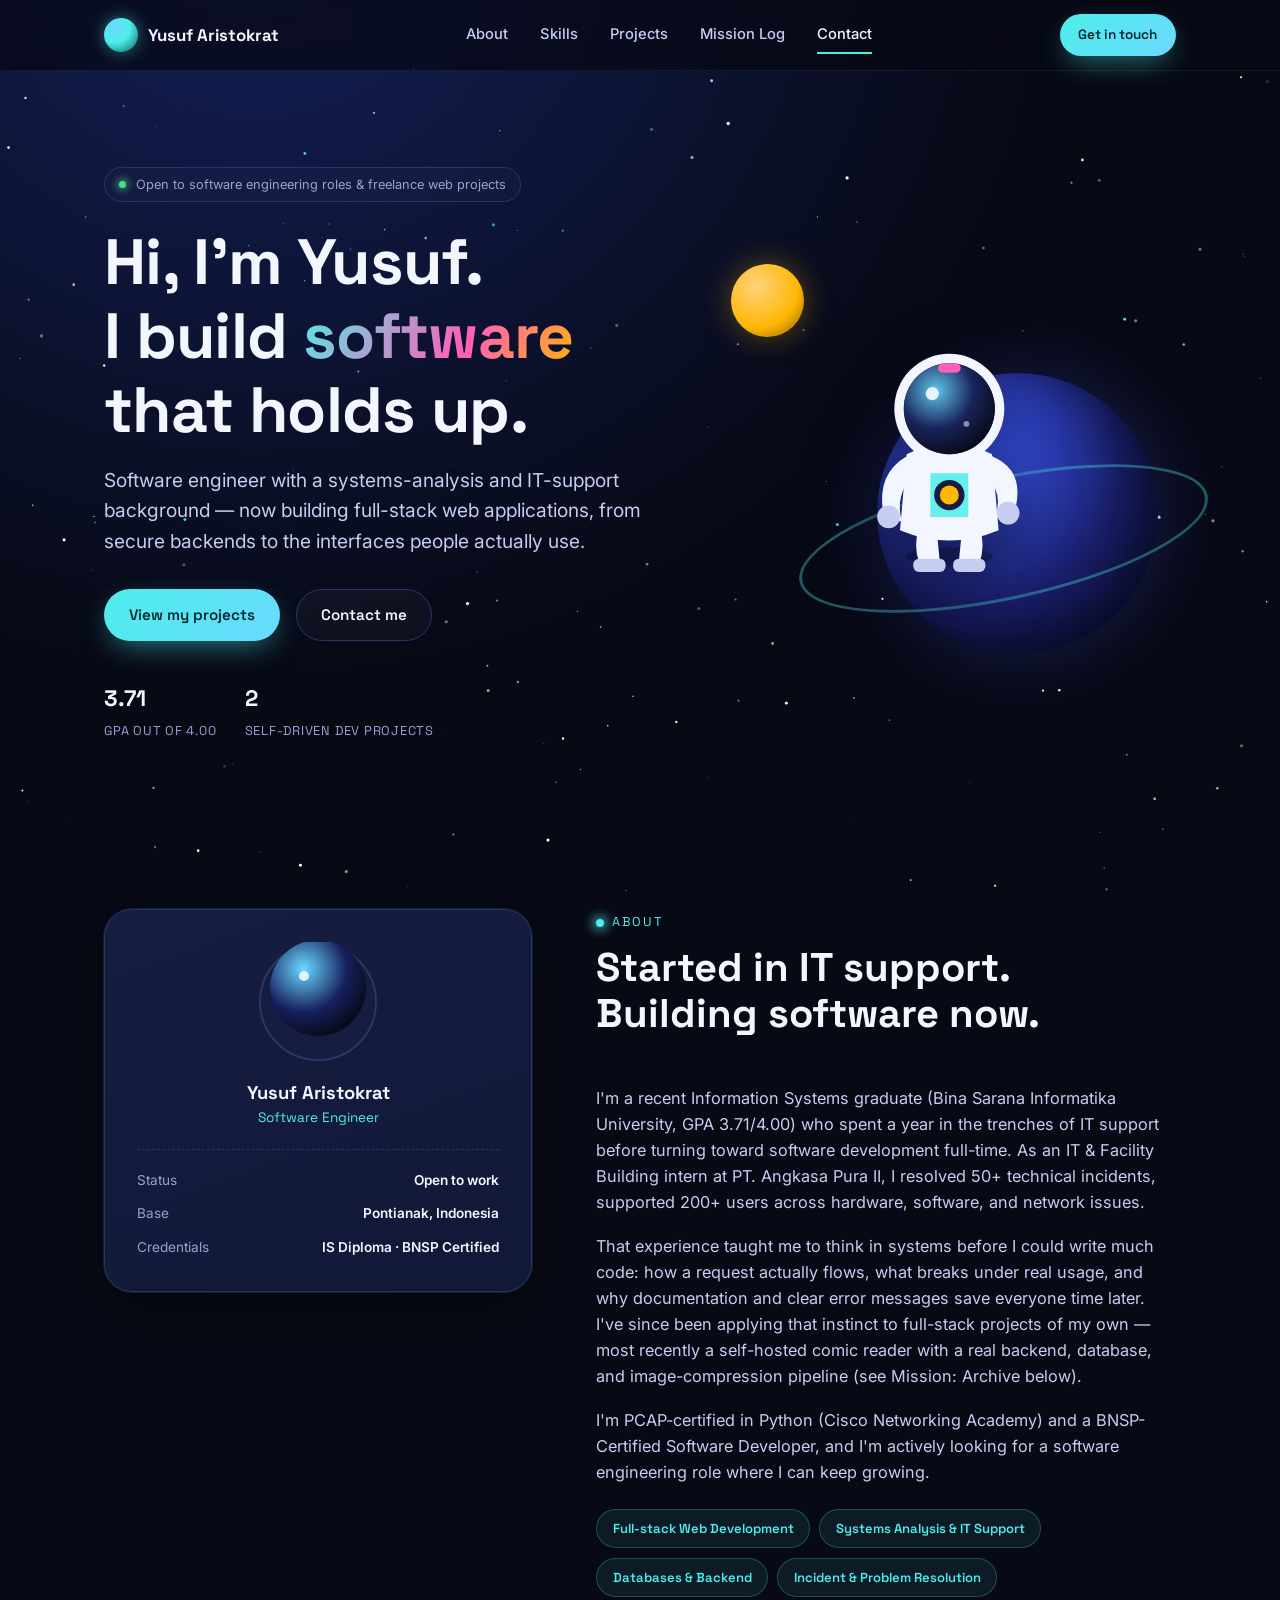
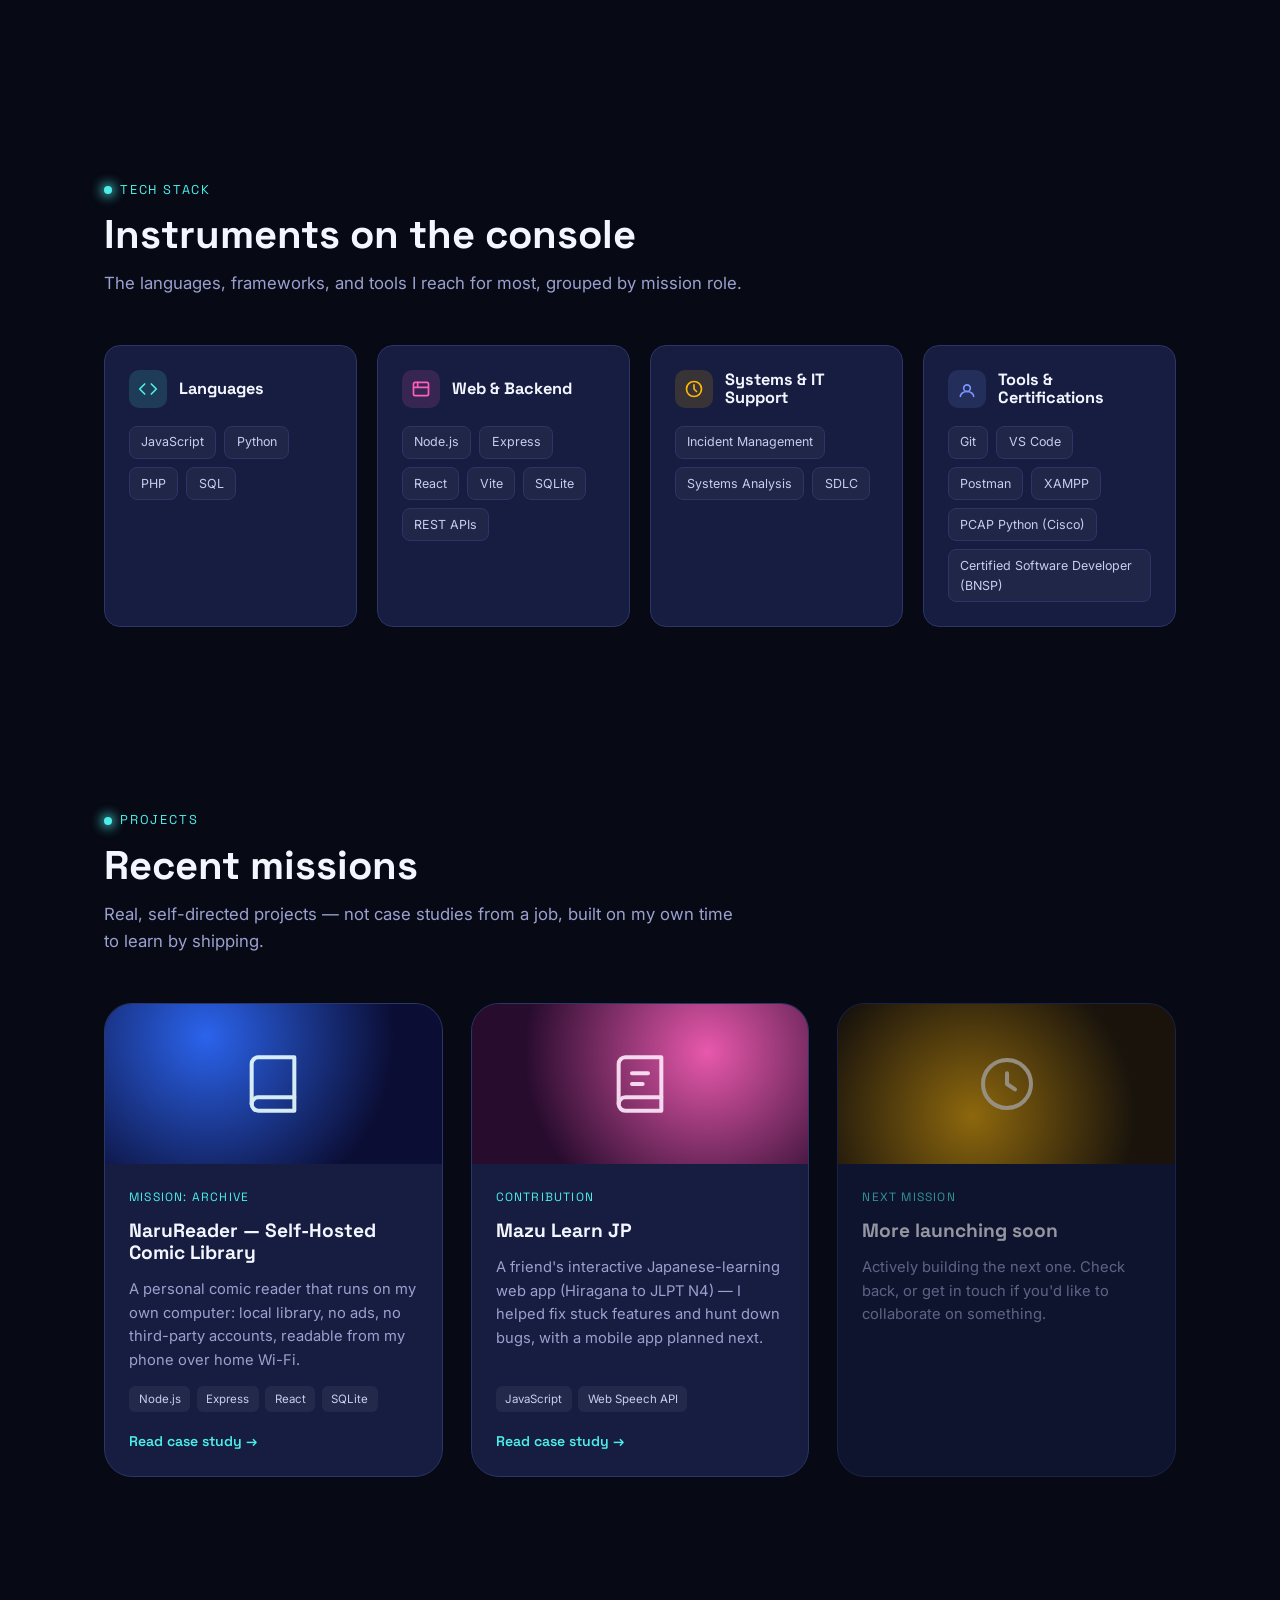
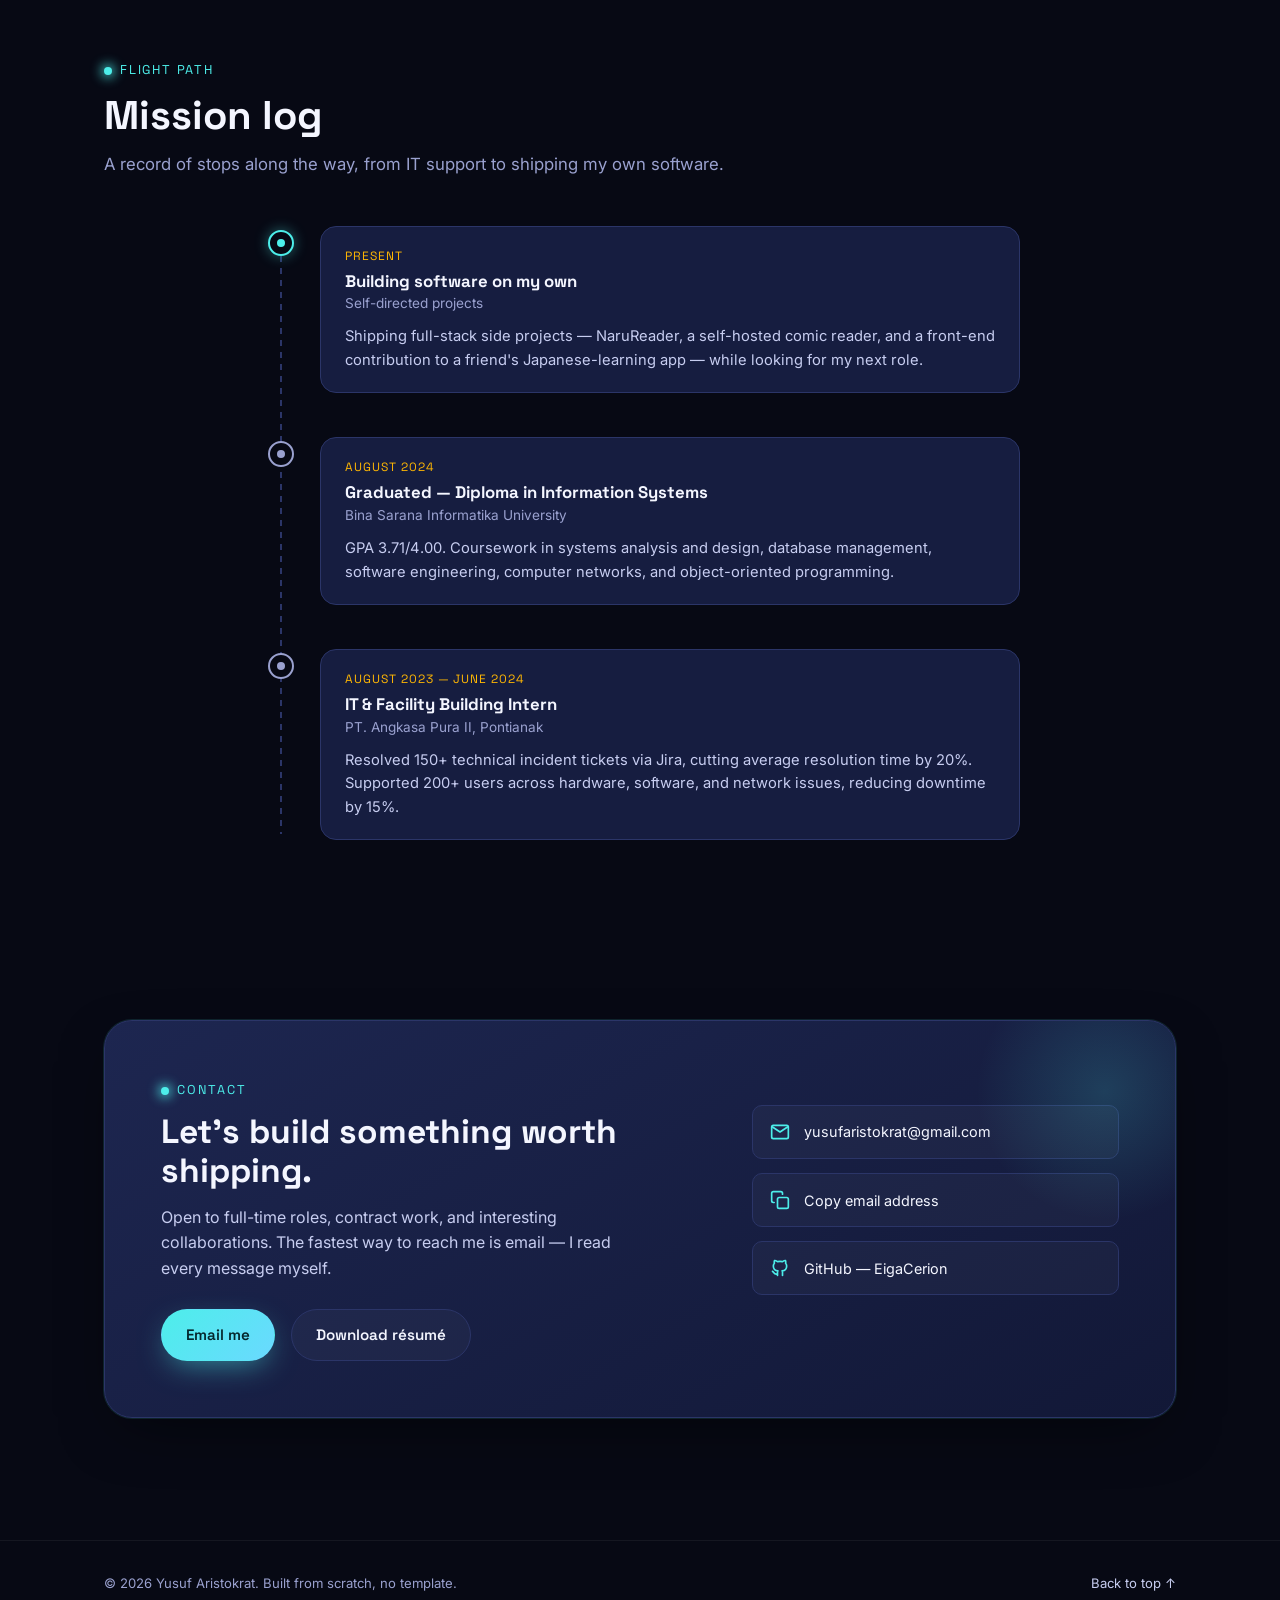
<file: index.html>
<!doctype html>
<html lang="en">
<head>
  <meta charset="utf-8" />
  <meta name="viewport" content="width=device-width, initial-scale=1" />
  <title>Yusuf Aristokrat — Software Engineer</title>
  <meta name="description" content="Yusuf Aristokrat is a software engineer with a systems-analysis and IT-support background, building full-stack web applications. Explore projects, skills, and experience." />
  <meta name="theme-color" content="#070914" />

  <link rel="icon" href="data:image/svg+xml,%3Csvg xmlns='http://www.w3.org/2000/svg' viewBox='0 0 100 100'%3E%3Ccircle cx='50' cy='50' r='46' fill='%234deeea'/%3E%3Ccircle cx='38' cy='42' r='9' fill='%2304302f'/%3E%3C/svg%3E" />

  <link rel="preconnect" href="https://fonts.googleapis.com" />
  <link rel="preconnect" href="https://fonts.gstatic.com" crossorigin />
  <link href="https://fonts.googleapis.com/css2?family=Space+Grotesk:wght@500;600;700&family=Inter:wght@400;500;600&display=swap" rel="stylesheet" />

  <link rel="stylesheet" href="assets/css/style.css" />

  <meta property="og:title" content="Yusuf Aristokrat — Software Engineer" />
  <meta property="og:description" content="Software engineer with an IT-support and systems-analysis background, building full-stack web applications." />
  <meta property="og:type" content="website" />
</head>
<body>
  <a class="skip-link" href="#main">Skip to content</a>
  <canvas id="starfield" aria-hidden="true"></canvas>

  <header class="site-nav">
    <div class="container nav-inner">
      <a class="brand" href="#top">
        <span class="brand-badge" aria-hidden="true"></span>
        Yusuf Aristokrat
      </a>

      <nav class="nav-links" aria-label="Primary">
        <a href="#about">About</a>
        <a href="#skills">Skills</a>
        <a href="#projects">Projects</a>
        <a href="#log">Mission Log</a>
        <a href="#contact">Contact</a>
      </nav>

      <div class="nav-cta">
        <a class="btn btn-primary btn-sm" href="#contact">Get in touch</a>
        <button class="nav-toggle" aria-label="Toggle menu" aria-expanded="false">
          <svg viewBox="0 0 24 24" fill="none" stroke="currentColor" stroke-width="2" stroke-linecap="round"><line x1="3" y1="6" x2="21" y2="6"/><line x1="3" y1="12" x2="21" y2="12"/><line x1="3" y1="18" x2="21" y2="18"/></svg>
        </button>
      </div>
    </div>
  </header>

  <main id="main">
    <div id="top"></div>

    <!-- ============ HERO ============ -->
    <section class="hero">
      <div class="container hero-inner">
        <div>
          <div class="hero-eyebrow"><span class="dot"></span> Open to software engineering roles &amp; freelance web projects</div>
          <h1>Hi, I'm Yusuf. <br />I build <span class="accent">software</span> that holds up.</h1>
          <p class="hero-lede">
            Software engineer with a systems-analysis and IT-support background — now
            building full-stack web applications, from secure backends to the interfaces
            people actually use.
          </p>
          <div class="hero-actions">
            <a class="btn btn-primary" href="#projects">View my projects</a>
            <a class="btn btn-ghost" href="#contact">Contact me</a>
          </div>
          <div class="hero-meta">
            <div><strong>3.71</strong><span>GPA out of 4.00</span></div>
            <div><strong>2</strong><span>Self-driven dev projects</span></div>
          </div>
        </div>

        <div class="hero-visual" aria-hidden="true">
          <div class="planet planet-main"></div>
          <div class="planet-ring"></div>
          <div class="planet planet-small"></div>

          <svg class="astronaut" viewBox="0 0 220 260" xmlns="http://www.w3.org/2000/svg">
            <ellipse cx="110" cy="238" rx="46" ry="10" fill="#000" opacity="0.25"/>
            <!-- backpack -->
            <rect x="78" y="118" width="64" height="70" rx="16" fill="#c7cdf0"/>
            <rect x="86" y="128" width="48" height="14" rx="4" fill="#4deeea"/>
            <!-- body -->
            <path d="M65 130 Q110 108 155 130 L162 210 Q110 232 58 210 Z" fill="#f4f6ff"/>
            <path d="M90 150 h40 v46 h-40 z" fill="#4deeea" opacity="0.85" rx="8"/>
            <circle cx="110" cy="173" r="16" fill="#161d40"/>
            <circle cx="110" cy="173" r="10" fill="#ffb703"/>
            <!-- arms -->
            <path d="M65 132 Q34 150 40 190 Q42 205 60 200 Q52 175 72 150 Z" fill="#f4f6ff"/>
            <path d="M155 132 Q189 146 180 186 Q176 202 158 196 Q168 172 148 150 Z" fill="#f4f6ff"/>
            <circle cx="46" cy="196" r="12" fill="#c7cdf0"/>
            <circle cx="172" cy="192" r="12" fill="#c7cdf0"/>
            <!-- legs -->
            <path d="M78 205 Q72 226 78 244 L100 244 Q98 222 96 206 Z" fill="#f4f6ff"/>
            <path d="M142 205 Q148 226 142 244 L120 244 Q122 222 124 206 Z" fill="#f4f6ff"/>
            <rect x="72" y="240" width="34" height="14" rx="6" fill="#c7cdf0"/>
            <rect x="114" y="240" width="34" height="14" rx="6" fill="#c7cdf0"/>
            <!-- helmet -->
            <circle cx="110" cy="82" r="58" fill="#f4f6ff"/>
            <circle cx="110" cy="82" r="48" fill="#0b1230"/>
            <circle cx="110" cy="82" r="48" fill="url(#visorGradient)" opacity="0.9"/>
            <circle cx="92" cy="66" r="7" fill="#ffffff" opacity="0.85"/>
            <circle cx="128" cy="98" r="3" fill="#ffffff" opacity="0.5"/>
            <rect x="98" y="34" width="24" height="10" rx="5" fill="#ff5fb8"/>
            <defs>
              <radialGradient id="visorGradient" cx="35%" cy="30%" r="75%">
                <stop offset="0%" stop-color="#6ad9ff"/>
                <stop offset="55%" stop-color="#1a2760"/>
                <stop offset="100%" stop-color="#070914"/>
              </radialGradient>
            </defs>
          </svg>
        </div>
      </div>
    </section>

    <!-- ============ ABOUT ============ -->
    <section id="about">
      <div class="container about-inner reveal">
        <div class="about-card id-badge">
          <svg class="avatar" viewBox="0 0 120 120" xmlns="http://www.w3.org/2000/svg">
            <circle cx="60" cy="60" r="58" fill="#161d40" stroke="#2b3568" stroke-width="2"/>
            <circle cx="60" cy="46" r="48" fill="url(#idVisor)"/>
            <circle cx="60" cy="46" r="58" fill="none"/>
            <circle cx="46" cy="34" r="5" fill="#fff" opacity="0.8"/>
            <defs>
              <radialGradient id="idVisor" cx="35%" cy="30%" r="75%">
                <stop offset="0%" stop-color="#6ad9ff"/>
                <stop offset="60%" stop-color="#16205e"/>
                <stop offset="100%" stop-color="#070914"/>
              </radialGradient>
            </defs>
          </svg>
          <h3>Yusuf Aristokrat</h3>
          <span class="role">Software Engineer</span>
          <div class="id-stats">
            <div><span>Status</span><span>Open to work</span></div>
            <div><span>Base</span><span>Pontianak, Indonesia</span></div>
            <div><span>Credentials</span><span>IS Diploma · BNSP Certified</span></div>
          </div>
        </div>

        <div>
          <div class="section-head">
            <span class="eyebrow">About</span>
            <h2>Started in IT support. Building software now.</h2>
          </div>
          <div class="about-copy">
            <p>
              I'm a recent Information Systems graduate (Bina Sarana Informatika University,
              GPA 3.71/4.00) who spent a year in the trenches of IT support before turning
              toward software development full-time. As an IT &amp; Facility Building intern
              at PT. Angkasa Pura II, I resolved 50+ technical incidents, supported
              200+ users across hardware, software, and network issues.
            </p>
            <p>
              That experience taught me to think in systems before I could write much code:
              how a request actually flows, what breaks under real usage, and why
              documentation and clear error messages save everyone time later. I've since
              been applying that instinct to full-stack projects of my own — most recently a
              self-hosted comic reader with a real backend, database, and image-compression
              pipeline (see Mission: Archive below).
            </p>
            <p>
              I'm PCAP-certified in Python (Cisco Networking Academy) and a BNSP-Certified
              Software Developer, and I'm actively looking for a software engineering role
              where I can keep growing.
            </p>
          </div>
          <div class="focus-chips">
            <span class="chip">Full-stack Web Development</span>
            <span class="chip">Systems Analysis &amp; IT Support</span>
            <span class="chip">Databases &amp; Backend</span>
            <span class="chip">Incident &amp; Problem Resolution</span>
          </div>
        </div>
      </div>
    </section>

    <!-- ============ SKILLS ============ -->
    <section id="skills">
      <div class="container">
        <div class="section-head reveal">
          <span class="eyebrow">Tech stack</span>
          <h2>Instruments on the console</h2>
          <p>The languages, frameworks, and tools I reach for most, grouped by mission role.</p>
        </div>

        <div class="skills-grid reveal">
          <div class="skill-card">
            <div class="skill-card-head">
              <span class="skill-icon icon-cyan">
                <svg viewBox="0 0 24 24" fill="none" stroke="currentColor" stroke-width="2" stroke-linecap="round" stroke-linejoin="round"><polyline points="8 6 2 12 8 18"/><polyline points="16 6 22 12 16 18"/></svg>
              </span>
              <h3>Languages</h3>
            </div>
            <div class="skill-tags">
              <span class="skill-tag">JavaScript</span>
              <span class="skill-tag">Python</span>
              <span class="skill-tag">PHP</span>
              <span class="skill-tag">SQL</span>
            </div>
          </div>

          <div class="skill-card">
            <div class="skill-card-head">
              <span class="skill-icon icon-magenta">
                <svg viewBox="0 0 24 24" fill="none" stroke="currentColor" stroke-width="2" stroke-linecap="round" stroke-linejoin="round"><rect x="3" y="4" width="18" height="16" rx="2"/><path d="M3 10h18M8 4v6"/></svg>
              </span>
              <h3>Web &amp; Backend</h3>
            </div>
            <div class="skill-tags">
              <span class="skill-tag">Node.js</span>
              <span class="skill-tag">Express</span>
              <span class="skill-tag">React</span>
              <span class="skill-tag">Vite</span>
              <span class="skill-tag">SQLite</span>
              <span class="skill-tag">REST APIs</span>
            </div>
          </div>

          <div class="skill-card">
            <div class="skill-card-head">
              <span class="skill-icon icon-amber">
                <svg viewBox="0 0 24 24" fill="none" stroke="currentColor" stroke-width="2" stroke-linecap="round" stroke-linejoin="round"><circle cx="12" cy="12" r="9"/><path d="M12 7v5l3 3"/></svg>
              </span>
              <h3>Systems &amp; IT Support</h3>
            </div>
            <div class="skill-tags">
              <span class="skill-tag">Incident Management</span>
              <span class="skill-tag">Systems Analysis</span>
              <span class="skill-tag">SDLC</span>
            </div>
          </div>

          <div class="skill-card">
            <div class="skill-card-head">
              <span class="skill-icon icon-blue">
                <svg viewBox="0 0 24 24" fill="none" stroke="currentColor" stroke-width="2" stroke-linecap="round" stroke-linejoin="round"><path d="M12 15a4 4 0 1 0 0-8 4 4 0 0 0 0 8Z"/><path d="M4 21c0-3.3 3.6-6 8-6s8 2.7 8 6"/></svg>
              </span>
              <h3>Tools &amp; Certifications</h3>
            </div>
            <div class="skill-tags">
              <span class="skill-tag">Git</span>
              <span class="skill-tag">VS Code</span>
              <span class="skill-tag">Postman</span>
              <span class="skill-tag">XAMPP</span>
              <span class="skill-tag">PCAP Python (Cisco)</span>
              <span class="skill-tag">Certified Software Developer (BNSP)</span>
            </div>
          </div>
        </div>
      </div>
    </section>

    <!-- ============ PROJECTS ============ -->
    <section id="projects">
      <div class="container">
        <div class="section-head reveal">
          <span class="eyebrow">Projects</span>
          <h2>Recent missions</h2>
          <p>Real, self-directed projects — not case studies from a job, built on my own time to learn by shipping.</p>
        </div>

        <div class="projects-grid reveal">
          <a class="project-card" href="projects/naruread.html">
            <div class="project-thumb thumb-relay">
              <svg viewBox="0 0 24 24" fill="none" stroke="#eaffff" stroke-width="1.5" stroke-linecap="round" stroke-linejoin="round"><path d="M4 19.5A2.5 2.5 0 0 1 6.5 17H20"/><path d="M6.5 2H20v20H6.5A2.5 2.5 0 0 1 4 19.5v-15A2.5 2.5 0 0 1 6.5 2Z"/></svg>
            </div>
            <div class="project-body">
              <span class="project-codename">Mission: Archive</span>
              <h3>NaruReader — Self-Hosted Comic Library</h3>
              <p>A personal comic reader that runs on my own computer: local library, no ads, no third-party accounts, readable from my phone over home Wi-Fi.</p>
              <div class="project-tags"><span>Node.js</span><span>Express</span><span>React</span><span>SQLite</span></div>
              <span class="project-link">Read case study →</span>
            </div>
          </a>

          <a class="project-card" href="projects/mazu-learn-jp.html">
            <div class="project-thumb thumb-beacon">
              <svg viewBox="0 0 24 24" fill="none" stroke="#ffeafc" stroke-width="1.5" stroke-linecap="round" stroke-linejoin="round"><path d="M4 19.5A2.5 2.5 0 0 1 6.5 17H20"/><path d="M6.5 2H20v20H6.5A2.5 2.5 0 0 1 4 19.5v-15A2.5 2.5 0 0 1 6.5 2Z"/><path d="M9 8h6M9 12h4"/></svg>
            </div>
            <div class="project-body">
              <span class="project-codename">Contribution</span>
              <h3>Mazu Learn JP</h3>
              <p>A friend's interactive Japanese-learning web app (Hiragana to JLPT N4) — I helped fix stuck features and hunt down bugs, with a mobile app planned next.</p>
              <div class="project-tags"><span>JavaScript</span><span>Web Speech API</span></div>
              <span class="project-link">Read case study →</span>
            </div>
          </a>

          <div class="project-card" style="opacity:0.6; cursor:default;" aria-disabled="true">
            <div class="project-thumb thumb-cartograph">
              <svg viewBox="0 0 24 24" fill="none" stroke="#fff4dd" stroke-width="1.5" stroke-linecap="round" stroke-linejoin="round"><circle cx="12" cy="12" r="9"/><path d="M12 8v4l3 2"/></svg>
            </div>
            <div class="project-body">
              <span class="project-codename">Next mission</span>
              <h3>More launching soon</h3>
              <p>Actively building the next one. Check back, or get in touch if you'd like to collaborate on something.</p>
            </div>
          </div>
        </div>
      </div>
    </section>

    <!-- ============ MISSION LOG (experience) ============ -->
    <section id="log">
      <div class="container">
        <div class="section-head reveal">
          <span class="eyebrow">Flight path</span>
          <h2>Mission log</h2>
          <p>A record of stops along the way, from IT support to shipping my own software.</p>
        </div>

        <div class="timeline reveal">
          <div class="timeline-item">
            <div class="timeline-marker"><span></span></div>
            <div class="timeline-card">
              <span class="timeline-date">Present</span>
              <h3>Building software on my own</h3>
              <span class="timeline-org">Self-directed projects</span>
              <p>Shipping full-stack side projects — NaruReader, a self-hosted comic reader, and a front-end contribution to a friend's Japanese-learning app — while looking for my next role.</p>
            </div>
          </div>

          <div class="timeline-item is-past">
            <div class="timeline-marker"><span></span></div>
            <div class="timeline-card">
              <span class="timeline-date">August 2024</span>
              <h3>Graduated — Diploma in Information Systems</h3>
              <span class="timeline-org">Bina Sarana Informatika University</span>
              <p>GPA 3.71/4.00. Coursework in systems analysis and design, database management, software engineering, computer networks, and object-oriented programming.</p>
            </div>
          </div>

          <div class="timeline-item is-past">
            <div class="timeline-marker"><span></span></div>
            <div class="timeline-card">
              <span class="timeline-date">August 2023 — June 2024</span>
              <h3>IT &amp; Facility Building Intern</h3>
              <span class="timeline-org">PT. Angkasa Pura II, Pontianak</span>
              <p>Resolved 150+ technical incident tickets via Jira, cutting average resolution time by 20%. Supported 200+ users across hardware, software, and network issues, reducing downtime by 15%.</p>
            </div>
          </div>
        </div>
      </div>
    </section>

    <!-- ============ CONTACT ============ -->
    <section id="contact">
      <div class="container">
        <div class="contact-panel reveal">
          <div class="contact-copy">
            <span class="eyebrow">Contact</span>
            <h2>Let's build something worth shipping.</h2>
            <p>
              Open to full-time roles, contract work, and interesting collaborations.
              The fastest way to reach me is email — I read every message myself.
            </p>
            <div class="contact-actions">
              <a class="btn btn-primary" href="mailto:yusufaristokrat@gmail.com">Email me</a>
              <a class="btn btn-ghost" href="assets/resume.pdf" target="_blank" rel="noopener">Download résumé</a>
            </div>
          </div>

          <div class="contact-links">
            <a class="contact-link-item" href="mailto:yusufaristokrat@gmail.com">
              <svg viewBox="0 0 24 24" fill="none" stroke="currentColor" stroke-width="2" stroke-linecap="round" stroke-linejoin="round"><rect x="2" y="4" width="20" height="16" rx="2"/><path d="m3 6 9 6 9-6"/></svg>
              yusufaristokrat@gmail.com
            </a>
            <button class="contact-link-item" type="button" data-copy-email="yusufaristokrat@gmail.com" style="cursor:pointer;text-align:left;width:100%;">
              <svg viewBox="0 0 24 24" fill="none" stroke="currentColor" stroke-width="2" stroke-linecap="round" stroke-linejoin="round"><rect x="9" y="9" width="13" height="13" rx="2"/><path d="M5 15H4a2 2 0 0 1-2-2V4a2 2 0 0 1 2-2h9a2 2 0 0 1 2 2v1"/></svg>
              Copy email address
            </button>
            <a class="contact-link-item" href="https://github.com/EigaCerion" target="_blank" rel="noopener">
              <svg viewBox="0 0 24 24" fill="none" stroke="currentColor" stroke-width="2" stroke-linecap="round" stroke-linejoin="round"><path d="M9 19c-4.3 1.4-4.3-2.5-6-3m12 5v-3.5c0-1 .1-1.4-.5-2 2.8-.3 5.5-1.4 5.5-6a4.6 4.6 0 0 0-1.3-3.2 4.2 4.2 0 0 0-.1-3.2s-1.1-.3-3.5 1.3a12.3 12.3 0 0 0-6.2 0C6.5 2.8 5.4 3.1 5.4 3.1a4.2 4.2 0 0 0-.1 3.2A4.6 4.6 0 0 0 4 9.5c0 4.6 2.7 5.7 5.5 6-.6.6-.6 1.2-.5 2V21"/></svg>
              GitHub — EigaCerion
            </a>
            <p class="copy-feedback" role="status" aria-live="polite"></p>
          </div>
        </div>
      </div>
    </section>
  </main>

  <footer class="site-footer">
    <div class="container footer-inner">
      <span>© 2026 Yusuf Aristokrat. Built from scratch, no template.</span>
      <a href="#top">Back to top ↑</a>
    </div>
  </footer>

  <script src="assets/js/main.js" defer></script>
</body>
</html>
</file>
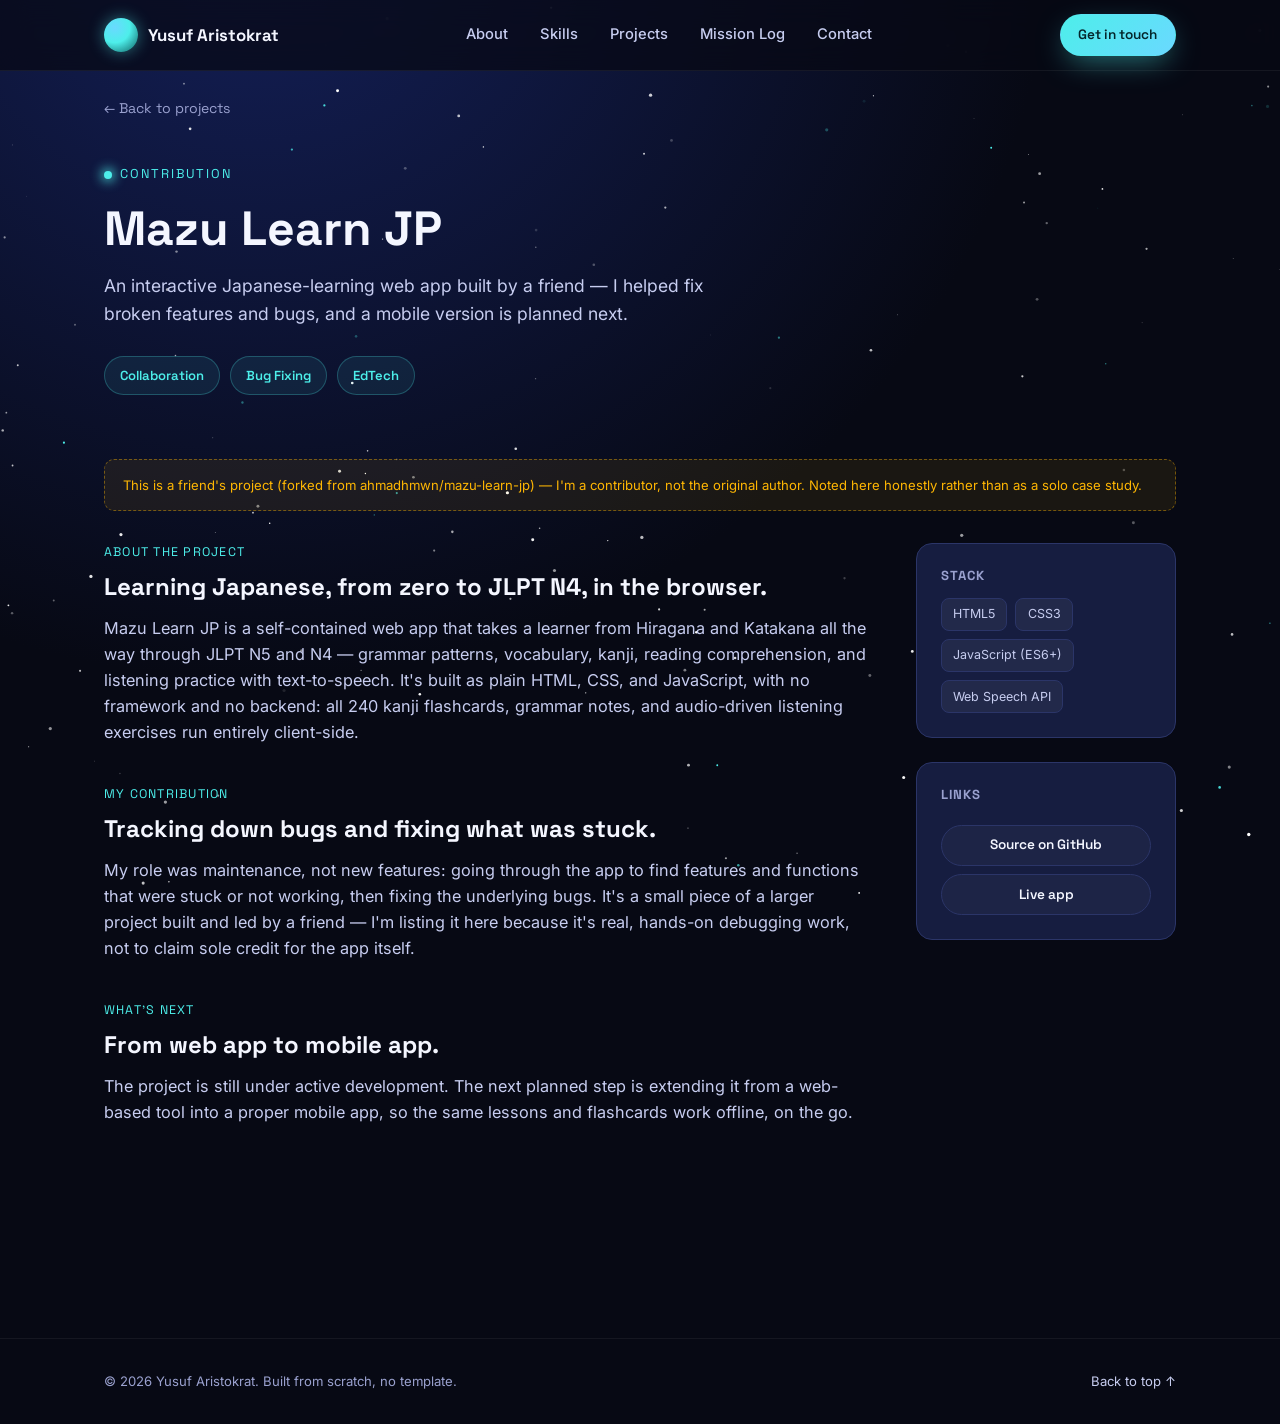
<file: projects/mazu-learn-jp.html>
<!doctype html>
<html lang="en">
<head>
  <meta charset="utf-8" />
  <meta name="viewport" content="width=device-width, initial-scale=1" />
  <title>Mazu Learn JP — Contribution | Yusuf Aristokrat</title>
  <meta name="description" content="A front-end contribution to a friend's interactive Japanese-learning web app, covering Hiragana through JLPT N4." />
  <meta name="theme-color" content="#070914" />
  <link rel="icon" href="data:image/svg+xml,%3Csvg xmlns='http://www.w3.org/2000/svg' viewBox='0 0 100 100'%3E%3Ccircle cx='50' cy='50' r='46' fill='%234deeea'/%3E%3Ccircle cx='38' cy='42' r='9' fill='%2304302f'/%3E%3C/svg%3E" />
  <link rel="preconnect" href="https://fonts.googleapis.com" />
  <link rel="preconnect" href="https://fonts.gstatic.com" crossorigin />
  <link href="https://fonts.googleapis.com/css2?family=Space+Grotesk:wght@500;600;700&family=Inter:wght@400;500;600&display=swap" rel="stylesheet" />
  <link rel="stylesheet" href="../assets/css/style.css" />
</head>
<body>
  <a class="skip-link" href="#main">Skip to content</a>
  <canvas id="starfield" aria-hidden="true"></canvas>

  <header class="site-nav">
    <div class="container nav-inner">
      <a class="brand" href="../index.html">
        <span class="brand-badge" aria-hidden="true"></span>
        Yusuf Aristokrat
      </a>
      <nav class="nav-links" aria-label="Primary">
        <a href="../index.html#about">About</a>
        <a href="../index.html#skills">Skills</a>
        <a href="../index.html#projects">Projects</a>
        <a href="../index.html#log">Mission Log</a>
        <a href="../index.html#contact">Contact</a>
      </nav>
      <div class="nav-cta">
        <a class="btn btn-primary btn-sm" href="../index.html#contact">Get in touch</a>
        <button class="nav-toggle" aria-label="Toggle menu" aria-expanded="false">
          <svg viewBox="0 0 24 24" fill="none" stroke="currentColor" stroke-width="2" stroke-linecap="round"><line x1="3" y1="6" x2="21" y2="6"/><line x1="3" y1="12" x2="21" y2="12"/><line x1="3" y1="18" x2="21" y2="18"/></svg>
        </button>
      </div>
    </div>
  </header>

  <main id="main">
    <div class="container breadcrumb-bar">
      <a href="../index.html#projects">← Back to projects</a>
    </div>

    <section class="case-hero">
      <div class="container">
        <span class="eyebrow">Contribution</span>
        <h1>Mazu Learn JP</h1>
        <p class="lede">An interactive Japanese-learning web app built by a friend — I helped fix broken features and bugs, and a mobile version is planned next.</p>
        <div class="case-meta">
          <span class="chip">Collaboration</span>
          <span class="chip">Bug Fixing</span>
          <span class="chip">EdTech</span>
        </div>
      </div>
    </section>

    <div class="container">
      <div class="placeholder-note">
        This is a friend's project (forked from ahmadhmwn/mazu-learn-jp) — I'm a contributor, not the original author. Noted here honestly rather than as a solo case study.
      </div>
    </div>

    <section style="padding-top:0;">
      <div class="container case-body">
        <div>
          <div class="case-section">
            <span class="kicker">About the project</span>
            <h2>Learning Japanese, from zero to JLPT N4, in the browser.</h2>
            <p>
              Mazu Learn JP is a self-contained web app that takes a learner from Hiragana and
              Katakana all the way through JLPT N5 and N4 — grammar patterns, vocabulary,
              kanji, reading comprehension, and listening practice with text-to-speech. It's
              built as plain HTML, CSS, and JavaScript, with no framework and no backend: all
              240 kanji flashcards, grammar notes, and audio-driven listening exercises run
              entirely client-side.
            </p>
          </div>

          <div class="case-section">
            <span class="kicker">My contribution</span>
            <h2>Tracking down bugs and fixing what was stuck.</h2>
            <p>
              My role was maintenance, not new features: going through the app to find
              features and functions that were stuck or not working, then fixing the
              underlying bugs. It's a small piece of a larger project built and led by a
              friend — I'm listing it here because it's real, hands-on debugging work, not
              to claim sole credit for the app itself.
            </p>
          </div>

          <div class="case-section">
            <span class="kicker">What's next</span>
            <h2>From web app to mobile app.</h2>
            <p>
              The project is still under active development. The next planned step is
              extending it from a web-based tool into a proper mobile app, so the same
              lessons and flashcards work offline, on the go.
            </p>
          </div>
        </div>

        <aside class="case-sidebar">
          <div class="sidebar-card">
            <h3>Stack</h3>
            <div class="stack-list">
              <span>HTML5</span>
              <span>CSS3</span>
              <span>JavaScript (ES6+)</span>
              <span>Web Speech API</span>
            </div>
          </div>
          <div class="sidebar-card">
            <h3>Links</h3>
            <a class="btn btn-ghost btn-sm" href="https://github.com/EigaCerion/mazu-learn-jp" target="_blank" rel="noopener">Source on GitHub</a>
            <a class="btn btn-ghost btn-sm" href="https://mazu-learn-jp.netlify.app/" target="_blank" rel="noopener">Live app</a>
          </div>
        </aside>
      </div>
    </section>
  </main>

  <footer class="site-footer">
    <div class="container footer-inner">
      <span>© 2026 Yusuf Aristokrat. Built from scratch, no template.</span>
      <a href="../index.html#top">Back to top ↑</a>
    </div>
  </footer>

  <script src="../assets/js/main.js" defer></script>
</body>
</html>
</file>
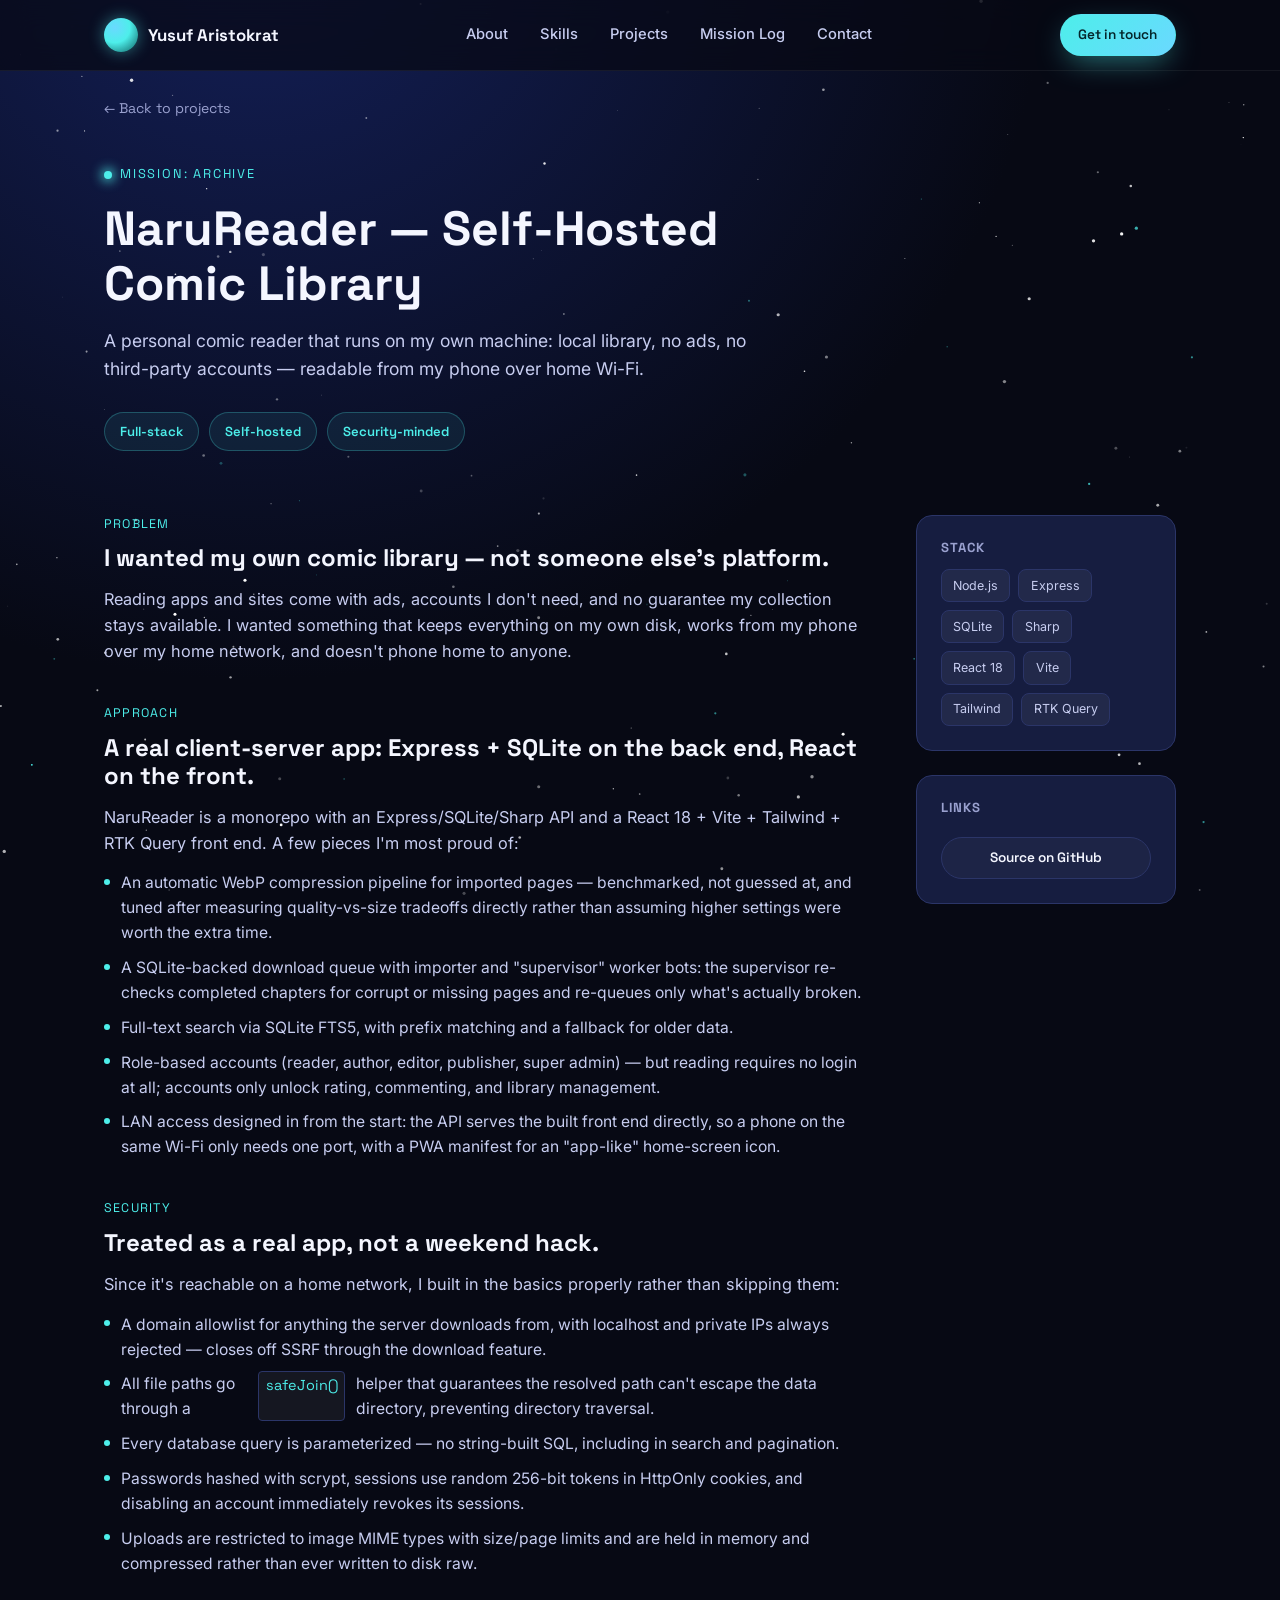
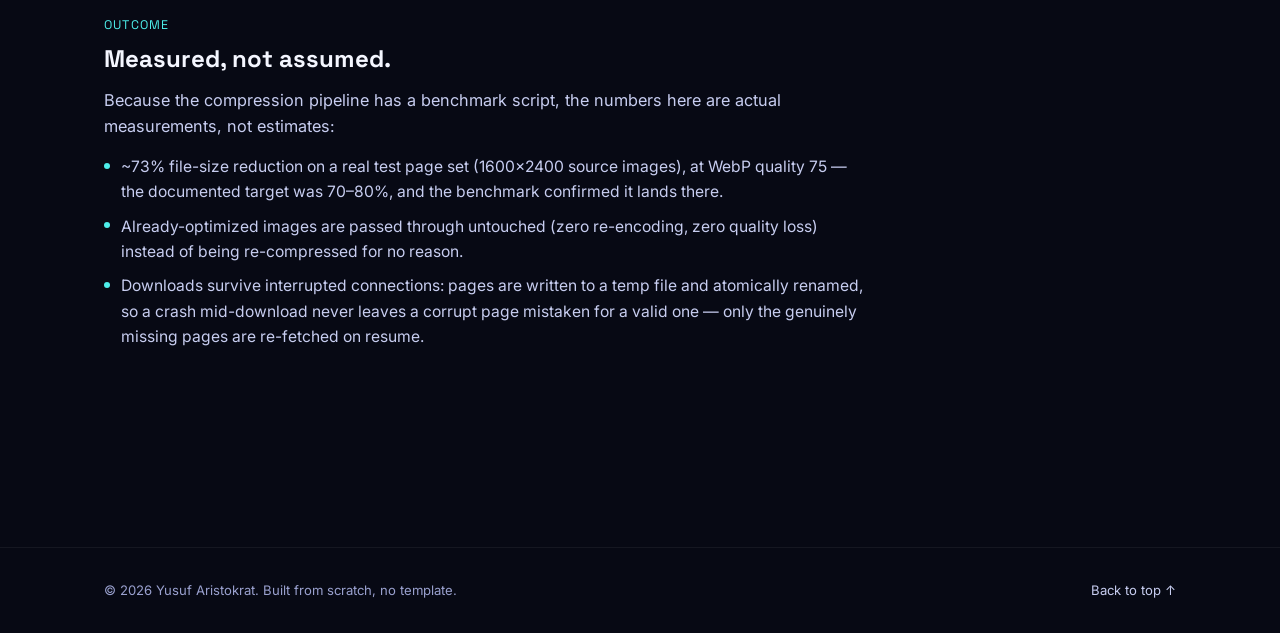
<file: projects/naruread.html>
<!doctype html>
<html lang="en">
<head>
  <meta charset="utf-8" />
  <meta name="viewport" content="width=device-width, initial-scale=1" />
  <title>NaruReader — Self-Hosted Comic Library | Yusuf Aristokrat</title>
  <meta name="description" content="Case study: NaruReader, a self-hosted personal comic reader with local storage, WebP compression, and LAN access from any device." />
  <meta name="theme-color" content="#070914" />
  <link rel="icon" href="data:image/svg+xml,%3Csvg xmlns='http://www.w3.org/2000/svg' viewBox='0 0 100 100'%3E%3Ccircle cx='50' cy='50' r='46' fill='%234deeea'/%3E%3Ccircle cx='38' cy='42' r='9' fill='%2304302f'/%3E%3C/svg%3E" />
  <link rel="preconnect" href="https://fonts.googleapis.com" />
  <link rel="preconnect" href="https://fonts.gstatic.com" crossorigin />
  <link href="https://fonts.googleapis.com/css2?family=Space+Grotesk:wght@500;600;700&family=Inter:wght@400;500;600&display=swap" rel="stylesheet" />
  <link rel="stylesheet" href="../assets/css/style.css" />
</head>
<body>
  <a class="skip-link" href="#main">Skip to content</a>
  <canvas id="starfield" aria-hidden="true"></canvas>

  <header class="site-nav">
    <div class="container nav-inner">
      <a class="brand" href="../index.html">
        <span class="brand-badge" aria-hidden="true"></span>
        Yusuf Aristokrat
      </a>
      <nav class="nav-links" aria-label="Primary">
        <a href="../index.html#about">About</a>
        <a href="../index.html#skills">Skills</a>
        <a href="../index.html#projects">Projects</a>
        <a href="../index.html#log">Mission Log</a>
        <a href="../index.html#contact">Contact</a>
      </nav>
      <div class="nav-cta">
        <a class="btn btn-primary btn-sm" href="../index.html#contact">Get in touch</a>
        <button class="nav-toggle" aria-label="Toggle menu" aria-expanded="false">
          <svg viewBox="0 0 24 24" fill="none" stroke="currentColor" stroke-width="2" stroke-linecap="round"><line x1="3" y1="6" x2="21" y2="6"/><line x1="3" y1="12" x2="21" y2="12"/><line x1="3" y1="18" x2="21" y2="18"/></svg>
        </button>
      </div>
    </div>
  </header>

  <main id="main">
    <div class="container breadcrumb-bar">
      <a href="../index.html#projects">← Back to projects</a>
    </div>

    <section class="case-hero">
      <div class="container">
        <span class="eyebrow">Mission: Archive</span>
        <h1>NaruReader — Self-Hosted Comic Library</h1>
        <p class="lede">A personal comic reader that runs on my own machine: local library, no ads, no third-party accounts — readable from my phone over home Wi-Fi.</p>
        <div class="case-meta">
          <span class="chip">Full-stack</span>
          <span class="chip">Self-hosted</span>
          <span class="chip">Security-minded</span>
        </div>
      </div>
    </section>

    <section style="padding-top:0;">
      <div class="container case-body">
        <div>
          <div class="case-section">
            <span class="kicker">Problem</span>
            <h2>I wanted my own comic library — not someone else's platform.</h2>
            <p>
              Reading apps and sites come with ads, accounts I don't need, and no guarantee
              my collection stays available. I wanted something that keeps everything on my
              own disk, works from my phone over my home network, and doesn't phone home to
              anyone.
            </p>
          </div>

          <div class="case-section">
            <span class="kicker">Approach</span>
            <h2>A real client-server app: Express + SQLite on the back end, React on the front.</h2>
            <p>
              NaruReader is a monorepo with an Express/SQLite/Sharp API and a React 18 + Vite
              + Tailwind + RTK Query front end. A few pieces I'm most proud of:
            </p>
            <ul>
              <li>An automatic WebP compression pipeline for imported pages — benchmarked, not guessed at, and tuned after measuring quality-vs-size tradeoffs directly rather than assuming higher settings were worth the extra time.</li>
              <li>A SQLite-backed download queue with importer and "supervisor" worker bots: the supervisor re-checks completed chapters for corrupt or missing pages and re-queues only what's actually broken.</li>
              <li>Full-text search via SQLite FTS5, with prefix matching and a fallback for older data.</li>
              <li>Role-based accounts (reader, author, editor, publisher, super admin) — but reading requires no login at all; accounts only unlock rating, commenting, and library management.</li>
              <li>LAN access designed in from the start: the API serves the built front end directly, so a phone on the same Wi-Fi only needs one port, with a PWA manifest for an "app-like" home-screen icon.</li>
            </ul>
          </div>

          <div class="case-section">
            <span class="kicker">Security</span>
            <h2>Treated as a real app, not a weekend hack.</h2>
            <p>Since it's reachable on a home network, I built in the basics properly rather than skipping them:</p>
            <ul>
              <li>A domain allowlist for anything the server downloads from, with localhost and private IPs always rejected — closes off SSRF through the download feature.</li>
              <li>All file paths go through a <code>safeJoin()</code> helper that guarantees the resolved path can't escape the data directory, preventing directory traversal.</li>
              <li>Every database query is parameterized — no string-built SQL, including in search and pagination.</li>
              <li>Passwords hashed with scrypt, sessions use random 256-bit tokens in HttpOnly cookies, and disabling an account immediately revokes its sessions.</li>
              <li>Uploads are restricted to image MIME types with size/page limits and are held in memory and compressed rather than ever written to disk raw.</li>
            </ul>
          </div>

          <div class="case-section">
            <span class="kicker">Outcome</span>
            <h2>Measured, not assumed.</h2>
            <p>Because the compression pipeline has a benchmark script, the numbers here are actual measurements, not estimates:</p>
            <ul>
              <li>~73% file-size reduction on a real test page set (1600×2400 source images), at WebP quality 75 — the documented target was 70–80%, and the benchmark confirmed it lands there.</li>
              <li>Already-optimized images are passed through untouched (zero re-encoding, zero quality loss) instead of being re-compressed for no reason.</li>
              <li>Downloads survive interrupted connections: pages are written to a temp file and atomically renamed, so a crash mid-download never leaves a corrupt page mistaken for a valid one — only the genuinely missing pages are re-fetched on resume.</li>
            </ul>
          </div>
        </div>

        <aside class="case-sidebar">
          <div class="sidebar-card">
            <h3>Stack</h3>
            <div class="stack-list">
              <span>Node.js</span>
              <span>Express</span>
              <span>SQLite</span>
              <span>Sharp</span>
              <span>React 18</span>
              <span>Vite</span>
              <span>Tailwind</span>
              <span>RTK Query</span>
            </div>
          </div>
          <div class="sidebar-card">
            <h3>Links</h3>
            <a class="btn btn-ghost btn-sm" href="https://github.com/EigaCerion/comic" target="_blank" rel="noopener">Source on GitHub</a>
          </div>
        </aside>
      </div>
    </section>
  </main>

  <footer class="site-footer">
    <div class="container footer-inner">
      <span>© 2026 Yusuf Aristokrat. Built from scratch, no template.</span>
      <a href="../index.html#top">Back to top ↑</a>
    </div>
  </footer>

  <script src="../assets/js/main.js" defer></script>
</body>
</html>
</file>
<file: assets/css/style.css>
/* ==========================================================================
   Yusuf Aristokrat — Portfolio
   Cartoon sci-fi / space theme. Single stylesheet, no build step required.
   ========================================================================== */

:root {
  /* Space palette */
  --bg-0: #070914;
  --bg-1: #0b0f24;
  --bg-2: #121837;
  --surface: #161d40;
  --surface-hi: #1d2650;
  --border: #2b3568;

  --text-0: #f4f6ff;
  --text-1: #c7cdf0;
  --text-2: #9aa1cf;

  --cyan: #4deeea;
  --cyan-ink: #04302f;
  --magenta: #ff5fb8;
  --amber: #ffb703;

  --focus: #7fe8ff;

  --font-display: "Space Grotesk", "Segoe UI", system-ui, sans-serif;
  --font-body: "Inter", "Segoe UI", system-ui, sans-serif;

  --radius-sm: 10px;
  --radius-md: 16px;
  --radius-lg: 28px;

  --container: 1120px;
  --shadow-glow: 0 0 0 1px rgba(77, 238, 234, 0.12), 0 20px 60px -20px rgba(0, 0, 0, 0.6);
}

/* ---- Reset ---- */
*,
*::before,
*::after {
  box-sizing: border-box;
}

html {
  scroll-behavior: smooth;
  -webkit-text-size-adjust: 100%;
}

body {
  margin: 0;
  background: var(--bg-0);
  color: var(--text-1);
  font-family: var(--font-body);
  font-size: 16px;
  line-height: 1.6;
  overflow-x: hidden;
}

img,
svg {
  display: block;
  max-width: 100%;
}

a {
  color: inherit;
}

ul {
  margin: 0;
  padding: 0;
  list-style: none;
}

h1, h2, h3, h4 {
  font-family: var(--font-display);
  color: var(--text-0);
  line-height: 1.15;
  margin: 0;
}

p {
  margin: 0;
}

button {
  font: inherit;
  color: inherit;
}

/* ---- Motion safety ---- */
@media (prefers-reduced-motion: reduce) {
  html {
    scroll-behavior: auto;
  }
  *,
  *::before,
  *::after {
    animation-duration: 0.001ms !important;
    animation-iteration-count: 1 !important;
    transition-duration: 0.001ms !important;
    scroll-behavior: auto !important;
  }
}

/* ---- Focus states (accessibility) ---- */
a:focus-visible,
button:focus-visible,
[tabindex]:focus-visible {
  outline: 3px solid var(--focus);
  outline-offset: 3px;
  border-radius: 4px;
}

/* ---- Skip link ---- */
.skip-link {
  position: absolute;
  left: 1rem;
  top: -60px;
  background: var(--cyan);
  color: var(--cyan-ink);
  font-weight: 700;
  padding: 0.75rem 1.25rem;
  border-radius: var(--radius-sm);
  z-index: 1000;
  transition: top 0.2s ease;
}

.skip-link:focus {
  top: 1rem;
}

/* ---- Starfield canvas ---- */
#starfield {
  position: fixed;
  inset: 0;
  z-index: -1;
  width: 100%;
  height: 100%;
  background: radial-gradient(ellipse at 20% -10%, #14205a 0%, var(--bg-0) 55%), var(--bg-0);
}

/* ---- Layout helpers ---- */
.container {
  width: 100%;
  max-width: var(--container);
  margin-inline: auto;
  padding-inline: 1.5rem;
}

section {
  position: relative;
  padding-block: clamp(3.5rem, 7vw, 6.5rem);
}

.section-head {
  max-width: 640px;
  margin-bottom: clamp(2rem, 4vw, 3rem);
}

.eyebrow {
  display: inline-flex;
  align-items: center;
  gap: 0.5rem;
  font-family: var(--font-display);
  font-size: 0.8rem;
  letter-spacing: 0.14em;
  text-transform: uppercase;
  color: var(--cyan);
  margin-bottom: 0.75rem;
}

.eyebrow::before {
  content: "";
  width: 8px;
  height: 8px;
  border-radius: 50%;
  background: var(--cyan);
  box-shadow: 0 0 12px 2px var(--cyan);
}

.section-head h2 {
  font-size: clamp(1.75rem, 3.2vw, 2.5rem);
  margin-bottom: 0.75rem;
}

.section-head p {
  color: var(--text-2);
  font-size: 1.05rem;
}

/* ---- Buttons ---- */
.btn {
  display: inline-flex;
  align-items: center;
  gap: 0.5rem;
  padding: 0.8rem 1.5rem;
  border-radius: 999px;
  font-family: var(--font-display);
  font-weight: 600;
  font-size: 0.95rem;
  text-decoration: none;
  border: 1px solid transparent;
  cursor: pointer;
  transition: transform 0.15s ease, box-shadow 0.15s ease, background 0.15s ease;
}

.btn:hover {
  transform: translateY(-2px);
}

.btn-primary {
  background: linear-gradient(135deg, var(--cyan), #6ad9ff);
  color: #04262b;
  box-shadow: 0 10px 30px -8px rgba(77, 238, 234, 0.55);
}

.btn-primary:hover {
  box-shadow: 0 14px 34px -6px rgba(77, 238, 234, 0.7);
}

.btn-ghost {
  background: rgba(255, 255, 255, 0.03);
  border-color: var(--border);
  color: var(--text-0);
}

.btn-ghost:hover {
  border-color: var(--cyan);
  background: rgba(77, 238, 234, 0.06);
}

.btn-sm {
  padding: 0.55rem 1.1rem;
  font-size: 0.85rem;
}

/* ==========================================================================
   Nav
   ========================================================================== */
.site-nav {
  position: sticky;
  top: 0;
  z-index: 100;
  backdrop-filter: blur(14px);
  background: rgba(7, 9, 20, 0.72);
  border-bottom: 1px solid rgba(255, 255, 255, 0.06);
}

.nav-inner {
  display: flex;
  align-items: center;
  justify-content: space-between;
  padding-block: 0.9rem;
}

.brand {
  display: flex;
  align-items: center;
  gap: 0.6rem;
  text-decoration: none;
  font-family: var(--font-display);
  font-weight: 700;
  color: var(--text-0);
  font-size: 1.05rem;
}

.brand-badge {
  width: 34px;
  height: 34px;
  border-radius: 50%;
  background: radial-gradient(circle at 32% 28%, #6ad9ff, var(--cyan) 45%, #0d5f60 100%);
  box-shadow: 0 0 16px rgba(77, 238, 234, 0.45);
  flex-shrink: 0;
}

.nav-links {
  display: flex;
  align-items: center;
  gap: 2rem;
}

.nav-links a {
  text-decoration: none;
  color: var(--text-1);
  font-size: 0.92rem;
  font-weight: 500;
  position: relative;
  padding-block: 0.3rem;
}

.nav-links a::after {
  content: "";
  position: absolute;
  left: 0;
  bottom: -2px;
  width: 0;
  height: 2px;
  background: var(--cyan);
  transition: width 0.2s ease;
}

.nav-links a:hover::after,
.nav-links a.active::after {
  width: 100%;
}

.nav-links a.active {
  color: var(--text-0);
}

.nav-cta {
  display: flex;
  align-items: center;
  gap: 1rem;
}

.nav-toggle {
  display: none;
  background: none;
  border: 1px solid var(--border);
  border-radius: 8px;
  width: 42px;
  height: 42px;
  align-items: center;
  justify-content: center;
  cursor: pointer;
}

.nav-toggle svg {
  width: 20px;
  height: 20px;
}

/* ==========================================================================
   Hero
   ========================================================================== */
.hero {
  padding-top: clamp(3.5rem, 8vw, 6rem);
  padding-bottom: clamp(3rem, 6vw, 5rem);
  overflow: hidden;
}

.hero-inner {
  display: grid;
  grid-template-columns: 1.1fr 0.9fr;
  gap: clamp(2rem, 5vw, 4rem);
  align-items: center;
}

.hero-eyebrow {
  display: inline-flex;
  align-items: center;
  gap: 0.6rem;
  padding: 0.4rem 0.9rem;
  border: 1px solid var(--border);
  border-radius: 999px;
  font-size: 0.8rem;
  color: var(--text-2);
  margin-bottom: 1.5rem;
  background: rgba(255, 255, 255, 0.02);
}

.hero-eyebrow .dot {
  width: 7px;
  height: 7px;
  border-radius: 50%;
  background: #4ade80;
  box-shadow: 0 0 8px 1px #4ade80;
}

.hero h1 {
  font-size: clamp(2.4rem, 5.4vw, 4rem);
  letter-spacing: -0.01em;
  margin-bottom: 1.1rem;
}

.hero h1 .accent {
  background: linear-gradient(120deg, var(--cyan), var(--magenta) 60%, var(--amber));
  -webkit-background-clip: text;
  background-clip: text;
  color: transparent;
}

.hero-lede {
  font-size: clamp(1.05rem, 1.6vw, 1.2rem);
  color: var(--text-1);
  max-width: 46ch;
  margin-bottom: 2rem;
}

.hero-actions {
  display: flex;
  flex-wrap: wrap;
  gap: 1rem;
  margin-bottom: 2.5rem;
}

.hero-meta {
  display: flex;
  flex-wrap: wrap;
  gap: 1.75rem;
}

.hero-meta div {
  font-family: var(--font-display);
}

.hero-meta strong {
  display: block;
  font-size: 1.4rem;
  color: var(--text-0);
}

.hero-meta span {
  font-size: 0.8rem;
  color: var(--text-2);
  text-transform: uppercase;
  letter-spacing: 0.06em;
}

/* Hero visual: astronaut + planet scene */
.hero-visual {
  position: relative;
  aspect-ratio: 1 / 1;
  display: flex;
  align-items: center;
  justify-content: center;
}

.hero-visual .planet {
  position: absolute;
  border-radius: 50%;
}

.planet-main {
  width: 62%;
  aspect-ratio: 1;
  right: 4%;
  bottom: 6%;
  background: radial-gradient(circle at 34% 30%, #3d5bff, #1a1f6b 55%, #0a0c33 100%);
  box-shadow: inset -18px -18px 50px rgba(0, 0, 0, 0.5), 0 0 80px rgba(77, 91, 255, 0.25);
  animation: spin-slow 40s linear infinite;
}

.planet-ring {
  position: absolute;
  width: 92%;
  aspect-ratio: 3.4 / 1;
  border: 3px solid rgba(77, 238, 234, 0.35);
  border-radius: 50%;
  right: -8%;
  bottom: 18%;
  transform: rotate(-12deg);
}

.planet-small {
  width: 16%;
  aspect-ratio: 1;
  left: 2%;
  top: 8%;
  background: radial-gradient(circle at 35% 30%, #ffd27a, var(--amber) 60%, #8a5a05 100%);
  box-shadow: 0 0 30px rgba(255, 183, 3, 0.35);
  animation: float-y 7s ease-in-out infinite;
}

.astronaut {
  position: relative;
  width: 46%;
  z-index: 2;
  animation: float-y 6s ease-in-out infinite;
  filter: drop-shadow(0 20px 30px rgba(0, 0, 0, 0.5));
}

@keyframes float-y {
  0%, 100% { transform: translateY(0); }
  50% { transform: translateY(-18px); }
}

@keyframes spin-slow {
  from { transform: rotate(0deg); }
  to { transform: rotate(360deg); }
}

/* ==========================================================================
   About
   ========================================================================== */
.about-inner {
  display: grid;
  grid-template-columns: 0.85fr 1.15fr;
  gap: clamp(2rem, 5vw, 4rem);
  align-items: start;
}

.about-card {
  background: linear-gradient(160deg, var(--surface), var(--bg-2));
  border: 1px solid var(--border);
  border-radius: var(--radius-lg);
  padding: 2rem;
  box-shadow: var(--shadow-glow);
}

.about-copy p {
  color: var(--text-1);
  margin-bottom: 1.1rem;
  font-size: 1.02rem;
}

.about-copy p:last-child {
  margin-bottom: 0;
}

.focus-chips {
  display: flex;
  flex-wrap: wrap;
  gap: 0.6rem;
  margin-top: 1.5rem;
}

.chip {
  font-family: var(--font-display);
  font-size: 0.82rem;
  font-weight: 600;
  padding: 0.5rem 0.95rem;
  border-radius: 999px;
  background: rgba(77, 238, 234, 0.08);
  color: var(--cyan);
  border: 1px solid rgba(77, 238, 234, 0.25);
}

.id-badge {
  display: flex;
  flex-direction: column;
  align-items: center;
  text-align: center;
}

.id-badge .avatar {
  width: 120px;
  height: 120px;
  margin-bottom: 1.25rem;
}

.id-badge h3 {
  font-size: 1.15rem;
  margin-bottom: 0.25rem;
}

.id-badge .role {
  color: var(--cyan);
  font-size: 0.85rem;
  font-family: var(--font-display);
  margin-bottom: 1.25rem;
}

.id-stats {
  width: 100%;
  border-top: 1px dashed var(--border);
  padding-top: 1.25rem;
  display: grid;
  gap: 0.75rem;
}

.id-stats div {
  display: flex;
  justify-content: space-between;
  font-size: 0.85rem;
}

.id-stats span:first-child {
  color: var(--text-2);
}

.id-stats span:last-child {
  color: var(--text-0);
  font-weight: 600;
}

/* ==========================================================================
   Skills
   ========================================================================== */
.skills-grid {
  display: grid;
  grid-template-columns: repeat(auto-fit, minmax(240px, 1fr));
  gap: 1.25rem;
}

.skill-card {
  background: var(--surface);
  border: 1px solid var(--border);
  border-radius: var(--radius-md);
  padding: 1.5rem;
  transition: transform 0.2s ease, border-color 0.2s ease;
}

.skill-card:hover {
  transform: translateY(-4px);
  border-color: var(--cyan);
}

.skill-card-head {
  display: flex;
  align-items: center;
  gap: 0.75rem;
  margin-bottom: 1.1rem;
}

.skill-icon {
  width: 38px;
  height: 38px;
  border-radius: 10px;
  display: flex;
  align-items: center;
  justify-content: center;
  flex-shrink: 0;
}

.skill-icon svg {
  width: 20px;
  height: 20px;
}

.skill-card h3 {
  font-size: 1.02rem;
}

.skill-tags {
  display: flex;
  flex-wrap: wrap;
  gap: 0.5rem;
}

.skill-tag {
  font-size: 0.78rem;
  padding: 0.35rem 0.7rem;
  border-radius: 8px;
  background: rgba(255, 255, 255, 0.04);
  color: var(--text-1);
  border: 1px solid var(--border);
}

/* Icon color variants */
.icon-cyan { background: rgba(77, 238, 234, 0.14); color: var(--cyan); }
.icon-magenta { background: rgba(255, 95, 184, 0.14); color: var(--magenta); }
.icon-amber { background: rgba(255, 183, 3, 0.14); color: var(--amber); }
.icon-blue { background: rgba(122, 148, 255, 0.14); color: #7a94ff; }

/* ==========================================================================
   Projects
   ========================================================================== */
.projects-grid {
  display: grid;
  grid-template-columns: repeat(auto-fit, minmax(300px, 1fr));
  gap: 1.75rem;
}

.project-card {
  display: flex;
  flex-direction: column;
  background: var(--surface);
  border: 1px solid var(--border);
  border-radius: var(--radius-lg);
  overflow: hidden;
  text-decoration: none;
  transition: transform 0.2s ease, box-shadow 0.2s ease;
}

.project-card:hover {
  transform: translateY(-6px);
  box-shadow: 0 24px 50px -20px rgba(0, 0, 0, 0.6);
}

.project-thumb {
  height: 160px;
  position: relative;
  display: flex;
  align-items: center;
  justify-content: center;
  overflow: hidden;
}

.project-thumb::before {
  content: "";
  position: absolute;
  inset: 0;
  opacity: 0.9;
}

.thumb-relay::before { background: radial-gradient(circle at 30% 20%, #2d6bff, #0a0c33 70%); }
.thumb-beacon::before { background: radial-gradient(circle at 70% 30%, #ff5fb8, #2a0a2c 70%); }
.thumb-cartograph::before { background: radial-gradient(circle at 40% 70%, #ffb703, #2a1c02 70%); }

.project-thumb svg {
  position: relative;
  width: 64px;
  height: 64px;
  opacity: 0.9;
}

.project-body {
  padding: 1.5rem;
  display: flex;
  flex-direction: column;
  gap: 0.85rem;
  flex: 1;
}

.project-codename {
  font-family: var(--font-display);
  font-size: 0.75rem;
  letter-spacing: 0.1em;
  text-transform: uppercase;
  color: var(--cyan);
}

.project-body h3 {
  font-size: 1.2rem;
}

.project-body p {
  color: var(--text-2);
  font-size: 0.92rem;
  flex: 1;
}

.project-tags {
  display: flex;
  flex-wrap: wrap;
  gap: 0.4rem;
}

.project-tags span {
  font-size: 0.72rem;
  padding: 0.25rem 0.6rem;
  border-radius: 6px;
  background: rgba(255, 255, 255, 0.05);
  color: var(--text-1);
}

.project-link {
  font-family: var(--font-display);
  font-weight: 600;
  font-size: 0.88rem;
  color: var(--cyan);
  display: inline-flex;
  align-items: center;
  gap: 0.4rem;
  margin-top: 0.25rem;
}

.project-card:hover .project-link {
  text-decoration: underline;
}

/* ==========================================================================
   Mission Log (Experience timeline)
   ========================================================================== */
.timeline {
  position: relative;
  max-width: 760px;
  margin-inline: auto;
}

.timeline::before {
  content: "";
  position: absolute;
  left: 20px;
  top: 6px;
  bottom: 6px;
  width: 2px;
  background: repeating-linear-gradient(
    to bottom,
    var(--border) 0,
    var(--border) 6px,
    transparent 6px,
    transparent 12px
  );
}

.timeline-item {
  position: relative;
  padding-left: 60px;
  padding-bottom: 2.75rem;
}

.timeline-item:last-child {
  padding-bottom: 0;
}

.timeline-marker {
  position: absolute;
  left: 8px;
  top: 4px;
  width: 26px;
  height: 26px;
  border-radius: 50%;
  background: var(--bg-0);
  border: 2px solid var(--cyan);
  display: flex;
  align-items: center;
  justify-content: center;
  box-shadow: 0 0 14px rgba(77, 238, 234, 0.4);
}

.timeline-marker span {
  width: 8px;
  height: 8px;
  border-radius: 50%;
  background: var(--cyan);
}

.timeline-item.is-past .timeline-marker {
  border-color: var(--text-2);
  box-shadow: none;
}

.timeline-item.is-past .timeline-marker span {
  background: var(--text-2);
}

.timeline-card {
  background: var(--surface);
  border: 1px solid var(--border);
  border-radius: var(--radius-md);
  padding: 1.25rem 1.5rem;
}

.timeline-date {
  font-family: var(--font-display);
  font-size: 0.75rem;
  letter-spacing: 0.08em;
  text-transform: uppercase;
  color: var(--amber);
  margin-bottom: 0.35rem;
  display: block;
}

.timeline-card h3 {
  font-size: 1.05rem;
  margin-bottom: 0.15rem;
}

.timeline-org {
  font-size: 0.85rem;
  color: var(--text-2);
  margin-bottom: 0.65rem;
  display: block;
}

.timeline-card p {
  font-size: 0.92rem;
  color: var(--text-1);
}

/* ==========================================================================
   Contact
   ========================================================================== */
.contact-panel {
  background: linear-gradient(150deg, var(--surface-hi), var(--bg-2));
  border: 1px solid var(--border);
  border-radius: var(--radius-lg);
  padding: clamp(2rem, 5vw, 3.5rem);
  display: grid;
  grid-template-columns: 1.2fr 0.8fr;
  gap: 2.5rem;
  align-items: center;
  box-shadow: var(--shadow-glow);
  position: relative;
  overflow: hidden;
}

.contact-panel::after {
  content: "";
  position: absolute;
  width: 260px;
  height: 260px;
  border-radius: 50%;
  background: radial-gradient(circle, rgba(77, 238, 234, 0.16), transparent 70%);
  right: -60px;
  top: -60px;
  pointer-events: none;
}

.contact-copy h2 {
  font-size: clamp(1.6rem, 3vw, 2.1rem);
  margin-bottom: 0.9rem;
}

.contact-copy p {
  color: var(--text-1);
  max-width: 46ch;
  margin-bottom: 1.75rem;
}

.contact-actions {
  display: flex;
  flex-wrap: wrap;
  gap: 1rem;
}

.contact-links {
  display: flex;
  flex-direction: column;
  gap: 0.9rem;
}

.contact-link-item {
  display: flex;
  align-items: center;
  gap: 0.85rem;
  padding: 0.9rem 1.1rem;
  background: rgba(255, 255, 255, 0.03);
  border: 1px solid var(--border);
  border-radius: var(--radius-sm);
  text-decoration: none;
  color: var(--text-0);
  font-size: 0.9rem;
  transition: border-color 0.2s ease, background 0.2s ease;
}

.contact-link-item:hover {
  border-color: var(--cyan);
  background: rgba(77, 238, 234, 0.06);
}

.contact-link-item svg {
  width: 20px;
  height: 20px;
  color: var(--cyan);
  flex-shrink: 0;
}

.copy-feedback {
  font-size: 0.8rem;
  color: var(--cyan);
  margin-top: 0.5rem;
  min-height: 1.2em;
}

/* ==========================================================================
   Footer
   ========================================================================== */
.site-footer {
  border-top: 1px solid rgba(255, 255, 255, 0.06);
  padding-block: 2rem;
  margin-top: 2rem;
}

.footer-inner {
  display: flex;
  flex-wrap: wrap;
  justify-content: space-between;
  align-items: center;
  gap: 1rem;
  font-size: 0.82rem;
  color: var(--text-2);
}

.footer-inner a {
  color: var(--text-1);
  text-decoration: none;
}

.footer-inner a:hover {
  color: var(--cyan);
}

/* ==========================================================================
   Project case-study pages
   ========================================================================== */
.breadcrumb-bar {
  padding-block: 1.5rem;
}

.breadcrumb-bar a {
  display: inline-flex;
  align-items: center;
  gap: 0.5rem;
  text-decoration: none;
  color: var(--text-2);
  font-size: 0.88rem;
  font-family: var(--font-display);
}

.breadcrumb-bar a:hover {
  color: var(--cyan);
}

.case-hero {
  padding-block: 1rem clamp(2.5rem, 5vw, 4rem);
}

.case-hero .eyebrow {
  margin-bottom: 1rem;
}

.case-hero h1 {
  font-size: clamp(2rem, 4.5vw, 3rem);
  max-width: 20ch;
  margin-bottom: 1rem;
}

.case-hero .lede {
  font-size: 1.1rem;
  color: var(--text-1);
  max-width: 60ch;
  margin-bottom: 1.75rem;
}

.case-meta {
  display: flex;
  flex-wrap: wrap;
  gap: 0.6rem;
}

.case-body {
  display: grid;
  grid-template-columns: 1fr 260px;
  gap: 3rem;
  padding-bottom: clamp(3rem, 6vw, 5rem);
}

.case-section {
  margin-bottom: 2.5rem;
}

.case-section:last-child {
  margin-bottom: 0;
}

.case-section .kicker {
  font-family: var(--font-display);
  font-size: 0.78rem;
  letter-spacing: 0.1em;
  text-transform: uppercase;
  color: var(--cyan);
  margin-bottom: 0.6rem;
  display: block;
}

.case-section h2 {
  font-size: 1.5rem;
  margin-bottom: 0.9rem;
}

.case-section p {
  color: var(--text-1);
  font-size: 1.02rem;
  margin-bottom: 0.9rem;
}

.case-section code {
  font-family: "Space Grotesk", monospace;
  background: rgba(255, 255, 255, 0.06);
  border: 1px solid var(--border);
  border-radius: 4px;
  padding: 0.1rem 0.4rem;
  font-size: 0.92em;
  color: var(--cyan);
}

.case-section ul {
  display: grid;
  gap: 0.6rem;
}

.case-section li {
  display: flex;
  gap: 0.7rem;
  color: var(--text-1);
  font-size: 0.98rem;
}

.case-section li::before {
  content: "";
  width: 6px;
  height: 6px;
  margin-top: 0.55rem;
  border-radius: 50%;
  background: var(--cyan);
  flex-shrink: 0;
}

.case-sidebar {
  align-self: start;
  position: sticky;
  top: 6rem;
  display: flex;
  flex-direction: column;
  gap: 1.5rem;
}

.sidebar-card {
  background: var(--surface);
  border: 1px solid var(--border);
  border-radius: var(--radius-md);
  padding: 1.5rem;
}

.sidebar-card h3 {
  font-size: 0.82rem;
  text-transform: uppercase;
  letter-spacing: 0.08em;
  color: var(--text-2);
  margin-bottom: 0.9rem;
}

.stack-list {
  display: flex;
  flex-wrap: wrap;
  gap: 0.5rem;
}

.stack-list span {
  font-size: 0.78rem;
  padding: 0.35rem 0.7rem;
  border-radius: 8px;
  background: rgba(255, 255, 255, 0.05);
  border: 1px solid var(--border);
}

.sidebar-card .btn {
  width: 100%;
  justify-content: center;
  margin-top: 0.5rem;
}

.placeholder-note {
  background: rgba(255, 183, 3, 0.08);
  border: 1px dashed rgba(255, 183, 3, 0.4);
  border-radius: var(--radius-sm);
  padding: 0.9rem 1.1rem;
  font-size: 0.82rem;
  color: var(--amber);
  margin-bottom: 2rem;
}

/* ==========================================================================
   404
   ========================================================================== */
.error-page {
  min-height: 80vh;
  display: flex;
  align-items: center;
  justify-content: center;
  text-align: center;
  padding-block: 4rem;
}

.error-page h1 {
  font-size: clamp(3rem, 10vw, 6rem);
  background: linear-gradient(120deg, var(--cyan), var(--magenta));
  -webkit-background-clip: text;
  background-clip: text;
  color: transparent;
  margin-bottom: 1rem;
}

.error-page p {
  color: var(--text-1);
  margin-bottom: 2rem;
  font-size: 1.1rem;
}

/* ---- Reveal-on-scroll ---- */
.reveal {
  opacity: 0;
  transform: translateY(24px);
  transition: opacity 0.6s ease, transform 0.6s ease;
}

.reveal.is-visible {
  opacity: 1;
  transform: translateY(0);
}

@media (prefers-reduced-motion: reduce) {
  .reveal {
    opacity: 1;
    transform: none;
  }
}

/* ==========================================================================
   Responsive
   ========================================================================== */
@media (max-width: 960px) {
  .about-inner {
    grid-template-columns: 1fr;
  }

  .id-badge {
    max-width: 320px;
    margin-inline: auto;
  }

  .contact-panel {
    grid-template-columns: 1fr;
  }

  .case-body {
    grid-template-columns: 1fr;
  }

  .case-sidebar {
    position: static;
    flex-direction: row;
    flex-wrap: wrap;
  }

  .case-sidebar .sidebar-card {
    flex: 1;
    min-width: 220px;
  }
}

@media (max-width: 820px) {
  .nav-links {
    position: fixed;
    top: 64px;
    left: 0;
    right: 0;
    background: var(--bg-1);
    border-bottom: 1px solid var(--border);
    flex-direction: column;
    align-items: flex-start;
    gap: 0;
    padding: 0.5rem 1.5rem 1rem;
    transform: translateY(-130%);
    transition: transform 0.25s ease;
  }

  .nav-links.is-open {
    transform: translateY(0);
  }

  .nav-links a {
    width: 100%;
    padding-block: 0.85rem;
    border-bottom: 1px solid rgba(255, 255, 255, 0.05);
  }

  .nav-cta .btn-primary.btn-sm {
    display: none;
  }

  .nav-toggle {
    display: flex;
  }

  .hero-inner {
    grid-template-columns: 1fr;
  }

  .hero-visual {
    order: -1;
    max-width: 340px;
    margin-inline: auto;
  }
}

@media (max-width: 640px) {
  .hero-meta {
    gap: 1.25rem;
  }

  .contact-panel {
    padding: 1.75rem;
  }

  section {
    padding-block: 3rem;
  }
}
</file>
